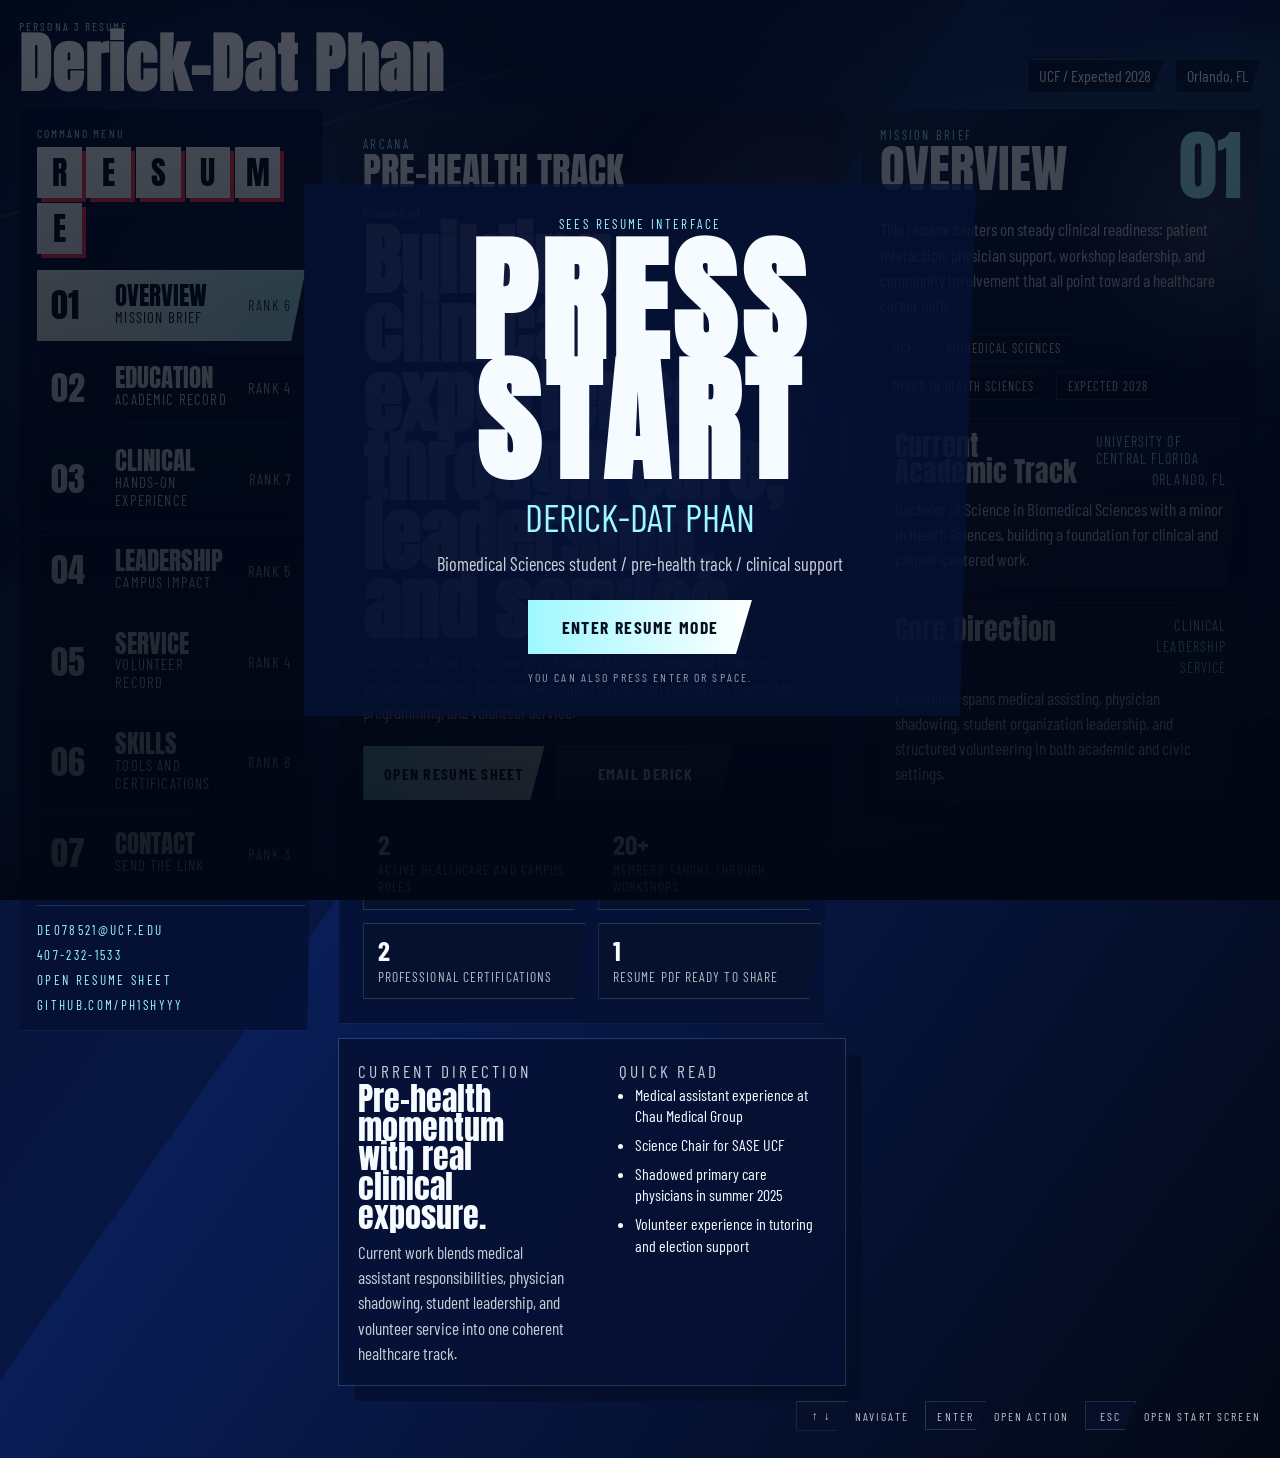
<file: index.html>
<!doctype html>
<html lang="en">
  <head>
    <meta charset="UTF-8" />
    <meta name="viewport" content="width=device-width, initial-scale=1.0" />
    <meta
      name="description"
      content="Persona-inspired interactive resume for Derick-Dat Phan, a Biomedical Sciences student at the University of Central Florida."
    />
    <title>Persona 3 Resume | Derick-Dat Phan</title>
    <link rel="preconnect" href="https://fonts.googleapis.com" />
    <link rel="preconnect" href="https://fonts.gstatic.com" crossorigin />
    <link
      href="https://fonts.googleapis.com/css2?family=Anton&family=Bebas+Neue&family=Barlow+Condensed:wght@400;500;600;700&display=swap"
      rel="stylesheet"
    />
    <link rel="stylesheet" href="./styles.css" />
  </head>
  <body>
    <div class="scanlines" aria-hidden="true"></div>
    <div class="background-aura" aria-hidden="true">
      <span class="aura aura-one"></span>
      <span class="aura aura-two"></span>
      <span class="aura aura-three"></span>
      <span class="diagonal diagonal-one"></span>
      <span class="diagonal diagonal-two"></span>
    </div>

    <div class="start-overlay" id="startOverlay" role="dialog" aria-label="Launch resume interface">
      <div class="start-card">
        <p class="start-system">SEES RESUME INTERFACE</p>
        <h1>PRESS START</h1>
        <p class="start-name">DERICK-DAT PHAN</p>
        <p class="start-subtitle">Biomedical Sciences student / pre-health track / clinical support</p>
        <button class="start-button" id="startButton" type="button">Enter Resume Mode</button>
        <p class="start-hint">You can also press Enter or Space.</p>
      </div>
    </div>

    <main class="app-shell" id="appShell">
      <header class="topbar">
        <div>
          <p class="topbar-kicker">Persona 3 Resume</p>
          <h1 class="topbar-title">Derick-Dat Phan</h1>
        </div>
        <div class="topbar-status">
          <span>UCF / Expected 2028</span>
          <span>Orlando, FL</span>
        </div>
      </header>

      <section class="layout">
        <aside class="menu-panel">
          <div class="menu-brand">
            <p class="menu-label">Command Menu</p>
            <div class="menu-wordmark" aria-label="Resume">
              <span>R</span>
              <span>E</span>
              <span>S</span>
              <span>U</span>
              <span>M</span>
              <span>E</span>
            </div>
          </div>

          <nav class="menu-list" id="menuList" aria-label="Resume sections"></nav>

          <div class="menu-footer">
            <a href="mailto:de078521@ucf.edu">de078521@ucf.edu</a>
            <a href="tel:+14072321533">407-232-1533</a>
            <a href="./resume.html">Open Resume Sheet</a>
            <a href="https://github.com/ph1shyyy" target="_blank" rel="noreferrer">github.com/ph1shyyy</a>
          </div>
        </aside>

        <section class="hero-panel">
          <div class="hero-card">
            <div class="hero-rank">
              <span class="hero-rank-label">Arcana</span>
              <strong id="heroRank">HEALTH SCIENCES</strong>
            </div>
            <p class="hero-eyebrow" id="heroEyebrow">Mission Brief</p>
            <h2 class="hero-title" id="heroTitle">Building clinical experience through care, leadership, and service.</h2>
            <p class="hero-copy" id="heroCopy">
              UCF Biomedical Sciences student with hands-on experience in patient intake, EKGs, specimen collection,
              pre-health workshops, and community service.
            </p>
            <div class="hero-actions">
              <a class="action action-primary" href="./resume.html">
                Open Resume Sheet
              </a>
              <a class="action action-secondary" href="mailto:de078521@ucf.edu">Email Derick</a>
            </div>
            <div class="stat-grid" id="statGrid" aria-label="Key stats"></div>
          </div>

          <div class="hero-side">
            <article class="signal-card">
              <p class="signal-label">Current Direction</p>
              <h3>Pre-health momentum with real clinical exposure.</h3>
              <p>
                Current work blends medical assistant responsibilities, physician shadowing, student leadership, and
                volunteer service into one coherent healthcare track.
              </p>
            </article>

            <article class="signal-card alternate">
              <p class="signal-label">Quick Read</p>
              <ul class="signal-list" id="quickFacts"></ul>
            </article>
          </div>
        </section>

        <section class="detail-panel">
          <div class="detail-frame">
            <div class="detail-heading">
              <div>
                <p class="detail-kicker" id="detailKicker">Selected Section</p>
                <h2 class="detail-title" id="detailTitle">Overview</h2>
              </div>
              <div class="detail-index" id="detailIndex">01</div>
            </div>

            <p class="detail-summary" id="detailSummary"></p>

            <div class="detail-tags" id="detailTags"></div>

            <div class="detail-list" id="detailList"></div>
          </div>
        </section>
      </section>

      <footer class="hud">
        <div class="hud-group">
          <span class="hud-key">↑ ↓</span>
          <span>Navigate</span>
        </div>
        <div class="hud-group">
          <span class="hud-key">Enter</span>
          <span>Open Action</span>
        </div>
        <div class="hud-group">
          <span class="hud-key">Esc</span>
          <span>Open Start Screen</span>
        </div>
      </footer>
    </main>

    <script src="./script.js"></script>
    <script src="./action-fix.js"></script>
  </body>
</html>
</file>
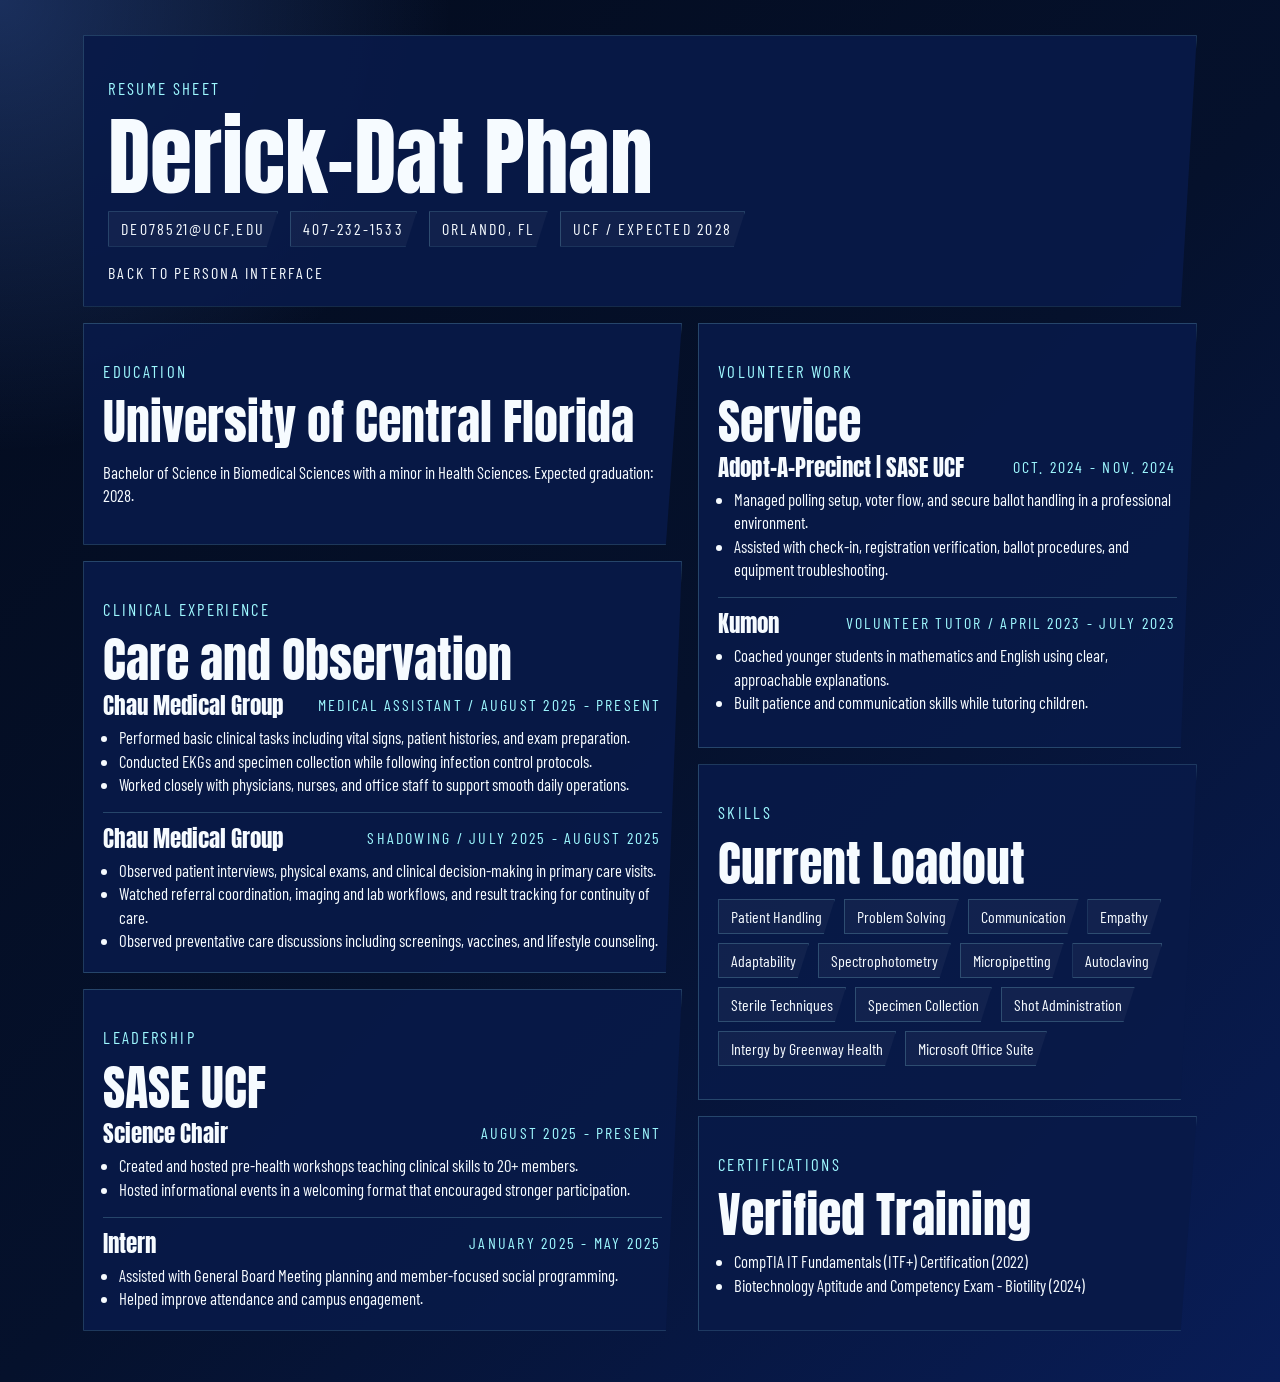
<file: resume.html>
<!doctype html>
<html lang="en">
  <head>
    <meta charset="UTF-8" />
    <meta name="viewport" content="width=device-width, initial-scale=1.0" />
    <title>Resume Sheet | Derick-Dat Phan</title>
    <link rel="preconnect" href="https://fonts.googleapis.com" />
    <link rel="preconnect" href="https://fonts.gstatic.com" crossorigin />
    <link
      href="https://fonts.googleapis.com/css2?family=Anton&family=Barlow+Condensed:wght@400;500;600;700&display=swap"
      rel="stylesheet"
    />
    <style>
      :root {
        --bg: #05112c;
        --panel: #0a1d4d;
        --line: rgba(158, 248, 255, 0.2);
        --cyan: #9ef8ff;
        --white: #f6fbff;
      }

      * {
        box-sizing: border-box;
      }

      body {
        margin: 0;
        min-width: 320px;
        color: var(--white);
        background:
          radial-gradient(circle at top left, rgba(86, 140, 255, 0.28), transparent 24%),
          linear-gradient(135deg, #030b1d 0%, var(--bg) 52%, #091d57 100%);
        font-family: "Barlow Condensed", sans-serif;
      }

      .sheet {
        width: min(72rem, calc(100% - 2rem));
        margin: 1rem auto 2rem;
        padding: 1.2rem;
      }

      .top,
      .block {
        background: rgba(8, 25, 72, 0.92);
        border: 1px solid var(--line);
        box-shadow: 12px 12px 0 rgba(0, 0, 0, 0.26);
        clip-path: polygon(0 0, 100% 0, calc(100% - 1rem) 100%, 0 100%);
      }

      .top {
        padding: 1.5rem;
        margin-bottom: 1rem;
      }

      .kicker,
      .meta,
      .item-meta,
      .back {
        letter-spacing: 0.14em;
        text-transform: uppercase;
      }

      .kicker,
      .item-meta {
        color: var(--cyan);
      }

      h1,
      h2,
      h3 {
        margin: 0;
        font-family: "Anton", sans-serif;
        font-weight: 400;
        line-height: 0.92;
      }

      h1 {
        margin-top: 0.35rem;
        font-size: clamp(3rem, 8vw, 5.4rem);
      }

      .meta {
        display: flex;
        flex-wrap: wrap;
        gap: 0.75rem;
        margin-top: 0.9rem;
      }

      .meta span,
      .pill {
        padding: 0.45rem 0.75rem;
        border: 1px solid var(--line);
        clip-path: polygon(0 0, 100% 0, calc(100% - 0.7rem) 100%, 0 100%);
        background: rgba(255, 255, 255, 0.04);
      }

      .grid {
        display: grid;
        gap: 1rem;
        grid-template-columns: 1.2fr 1fr;
      }

      .stack {
        display: grid;
        gap: 1rem;
      }

      .block {
        padding: 1.2rem;
      }

      .section-title {
        margin-top: 0.4rem;
        margin-bottom: 0.8rem;
        font-size: clamp(2rem, 5vw, 3rem);
      }

      .item + .item {
        margin-top: 0.95rem;
        padding-top: 0.95rem;
        border-top: 1px solid var(--line);
      }

      .item-header {
        display: flex;
        justify-content: space-between;
        gap: 1rem;
        align-items: start;
      }

      .item h3 {
        font-size: 1.45rem;
      }

      p,
      li {
        font-size: 1.05rem;
        line-height: 1.4;
      }

      ul {
        margin: 0.6rem 0 0;
        padding-left: 1rem;
      }

      .pill-row {
        display: flex;
        flex-wrap: wrap;
        gap: 0.55rem;
      }

      .back {
        display: inline-flex;
        margin-top: 1rem;
        color: var(--white);
        text-decoration: none;
      }

      @media (max-width: 900px) {
        .grid {
          grid-template-columns: 1fr;
        }

        .item-header {
          flex-direction: column;
        }
      }
    </style>
  </head>
  <body>
    <main class="sheet">
      <section class="top">
        <p class="kicker">Resume Sheet</p>
        <h1>Derick-Dat Phan</h1>
        <div class="meta">
          <span>de078521@ucf.edu</span>
          <span>407-232-1533</span>
          <span>Orlando, FL</span>
          <span>UCF / Expected 2028</span>
        </div>
        <a class="back" href="./index.html">Back to Persona Interface</a>
      </section>

      <section class="grid">
        <div class="stack">
          <article class="block">
            <p class="kicker">Education</p>
            <h2 class="section-title">University of Central Florida</h2>
            <p>Bachelor of Science in Biomedical Sciences with a minor in Health Sciences. Expected graduation: 2028.</p>
          </article>

          <article class="block">
            <p class="kicker">Clinical Experience</p>
            <h2 class="section-title">Care and Observation</h2>

            <div class="item">
              <div class="item-header">
                <h3>Chau Medical Group</h3>
                <span class="item-meta">Medical Assistant / August 2025 - Present</span>
              </div>
              <ul>
                <li>Performed basic clinical tasks including vital signs, patient histories, and exam preparation.</li>
                <li>Conducted EKGs and specimen collection while following infection control protocols.</li>
                <li>Worked closely with physicians, nurses, and office staff to support smooth daily operations.</li>
              </ul>
            </div>

            <div class="item">
              <div class="item-header">
                <h3>Chau Medical Group</h3>
                <span class="item-meta">Shadowing / July 2025 - August 2025</span>
              </div>
              <ul>
                <li>Observed patient interviews, physical exams, and clinical decision-making in primary care visits.</li>
                <li>Watched referral coordination, imaging and lab workflows, and result tracking for continuity of care.</li>
                <li>Observed preventative care discussions including screenings, vaccines, and lifestyle counseling.</li>
              </ul>
            </div>
          </article>

          <article class="block">
            <p class="kicker">Leadership</p>
            <h2 class="section-title">SASE UCF</h2>

            <div class="item">
              <div class="item-header">
                <h3>Science Chair</h3>
                <span class="item-meta">August 2025 - Present</span>
              </div>
              <ul>
                <li>Created and hosted pre-health workshops teaching clinical skills to 20+ members.</li>
                <li>Hosted informational events in a welcoming format that encouraged stronger participation.</li>
              </ul>
            </div>

            <div class="item">
              <div class="item-header">
                <h3>Intern</h3>
                <span class="item-meta">January 2025 - May 2025</span>
              </div>
              <ul>
                <li>Assisted with General Board Meeting planning and member-focused social programming.</li>
                <li>Helped improve attendance and campus engagement.</li>
              </ul>
            </div>
          </article>
        </div>

        <div class="stack">
          <article class="block">
            <p class="kicker">Volunteer Work</p>
            <h2 class="section-title">Service</h2>

            <div class="item">
              <div class="item-header">
                <h3>Adopt-A-Precinct | SASE UCF</h3>
                <span class="item-meta">Oct. 2024 - Nov. 2024</span>
              </div>
              <ul>
                <li>Managed polling setup, voter flow, and secure ballot handling in a professional environment.</li>
                <li>Assisted with check-in, registration verification, ballot procedures, and equipment troubleshooting.</li>
              </ul>
            </div>

            <div class="item">
              <div class="item-header">
                <h3>Kumon</h3>
                <span class="item-meta">Volunteer Tutor / April 2023 - July 2023</span>
              </div>
              <ul>
                <li>Coached younger students in mathematics and English using clear, approachable explanations.</li>
                <li>Built patience and communication skills while tutoring children.</li>
              </ul>
            </div>
          </article>

          <article class="block">
            <p class="kicker">Skills</p>
            <h2 class="section-title">Current Loadout</h2>
            <div class="pill-row">
              <span class="pill">Patient Handling</span>
              <span class="pill">Problem Solving</span>
              <span class="pill">Communication</span>
              <span class="pill">Empathy</span>
              <span class="pill">Adaptability</span>
              <span class="pill">Spectrophotometry</span>
              <span class="pill">Micropipetting</span>
              <span class="pill">Autoclaving</span>
              <span class="pill">Sterile Techniques</span>
              <span class="pill">Specimen Collection</span>
              <span class="pill">Shot Administration</span>
              <span class="pill">Intergy by Greenway Health</span>
              <span class="pill">Microsoft Office Suite</span>
            </div>
          </article>

          <article class="block">
            <p class="kicker">Certifications</p>
            <h2 class="section-title">Verified Training</h2>
            <ul>
              <li>CompTIA IT Fundamentals (ITF+) Certification (2022)</li>
              <li>Biotechnology Aptitude and Competency Exam - Biotility (2024)</li>
            </ul>
          </article>
        </div>
      </section>
    </main>
  </body>
</html>
</file>
<file: styles.css>
:root {
  --bg: #06112f;
  --bg-deep: #020817;
  --panel: rgba(6, 20, 62, 0.92);
  --panel-bright: rgba(11, 30, 89, 0.94);
  --cyan: #9ef8ff;
  --white: #f6fbff;
  --ink: #071020;
  --accent-red: #f43b53;
  --font-display: "Anton", "Bebas Neue", sans-serif;
  --font-condensed: "Barlow Condensed", sans-serif;
}

*,
*::before,
*::after {
  box-sizing: border-box;
}

html,
body {
  min-height: 100%;
}

body {
  margin: 0;
  min-width: 320px;
  color: var(--white);
  background:
    radial-gradient(circle at 20% 22%, rgba(72, 134, 255, 0.38), transparent 24%),
    radial-gradient(circle at 78% 18%, rgba(80, 215, 255, 0.18), transparent 22%),
    linear-gradient(125deg, #03102d 0%, #081742 42%, #091d57 42%, #030814 100%);
  font-family: var(--font-condensed);
  overflow-x: hidden;
}

button,
a {
  font: inherit;
}

a {
  color: inherit;
  text-decoration: none;
}

.scanlines,
.background-aura,
.background-aura > * {
  position: fixed;
  inset: 0;
  pointer-events: none;
}

.scanlines {
  z-index: 1;
  opacity: 0.2;
  background-image: repeating-linear-gradient(
    180deg,
    transparent 0 4px,
    rgba(255, 255, 255, 0.06) 4px 5px
  );
  mix-blend-mode: screen;
}

.background-aura {
  z-index: 0;
  overflow: hidden;
}

.aura {
  display: block;
  filter: blur(18px);
  border-radius: 999px;
  opacity: 0.8;
}

.aura-one {
  inset: auto auto 8% -10%;
  width: 36rem;
  height: 18rem;
  background: linear-gradient(90deg, rgba(82, 151, 255, 0.42), transparent);
  transform: rotate(-18deg);
}

.aura-two {
  inset: 8% -10% auto auto;
  width: 38rem;
  height: 20rem;
  background: linear-gradient(90deg, transparent, rgba(98, 240, 255, 0.18));
  transform: rotate(-16deg);
}

.aura-three {
  inset: auto 12% 16% auto;
  width: 24rem;
  height: 24rem;
  background: radial-gradient(circle, rgba(255, 255, 255, 0.16), transparent 58%);
}

.diagonal {
  display: block;
  background: linear-gradient(90deg, transparent, rgba(255, 255, 255, 0.16), transparent);
}

.diagonal-one {
  inset: 18% auto auto -18%;
  width: 65vw;
  height: 3px;
  transform: rotate(-16deg);
}

.diagonal-two {
  inset: auto -18% 17% auto;
  width: 56vw;
  height: 2px;
  transform: rotate(-16deg);
}

.start-overlay {
  position: fixed;
  inset: 0;
  z-index: 30;
  display: grid;
  place-items: center;
  padding: 1.5rem;
  background:
    radial-gradient(circle at center, rgba(22, 54, 145, 0.54), transparent 34%),
    linear-gradient(180deg, rgba(1, 6, 18, 0.7), rgba(1, 6, 18, 0.92));
  transition: opacity 320ms ease, visibility 320ms ease;
}

.start-overlay.is-hidden {
  opacity: 0;
  visibility: hidden;
}

.start-card,
.menu-panel,
.hero-card,
.hero-side,
.detail-frame {
  position: relative;
  background: rgba(5, 16, 50, 0.82);
  box-shadow:
    0 0 0 1px rgba(158, 248, 255, 0.18),
    16px 16px 0 rgba(3, 10, 31, 0.44);
}

.start-card,
.menu-panel,
.detail-frame {
  clip-path: polygon(0 0, 100% 0, calc(100% - 1rem) 100%, 0 100%);
}

.start-card {
  width: min(42rem, 100%);
  padding: 2rem;
  text-align: center;
}

.start-system,
.topbar-kicker,
.menu-label,
.detail-kicker,
.signal-label,
.hud-group,
.menu-footer a,
.start-hint {
  letter-spacing: 0.18em;
  text-transform: uppercase;
}

.start-system {
  margin: 0 0 0.65rem;
  font-size: 0.82rem;
  color: var(--cyan);
}

.start-card h1 {
  margin: 0;
  font-family: var(--font-display);
  font-size: clamp(4rem, 14vw, 8.5rem);
  line-height: 0.88;
  letter-spacing: 0.04em;
}

.start-name {
  margin: 0.75rem 0 0;
  font-size: clamp(1.4rem, 4vw, 2.4rem);
  color: var(--cyan);
}

.start-subtitle {
  max-width: 28rem;
  margin: 0.8rem auto 1.4rem;
  font-size: 1.15rem;
  line-height: 1.35;
  color: rgba(246, 251, 255, 0.82);
}

.start-button,
.action {
  display: inline-flex;
  align-items: center;
  justify-content: center;
  min-height: 3.4rem;
  padding: 0.9rem 1.3rem;
  border: 0;
  cursor: pointer;
  transition: transform 180ms ease, filter 180ms ease;
}

.start-button {
  min-width: 14rem;
  color: var(--ink);
  background: linear-gradient(90deg, var(--cyan), #ffffff);
  clip-path: polygon(0 0, 100% 0, calc(100% - 1rem) 100%, 0 100%);
  font-size: 1.1rem;
  font-weight: 700;
  text-transform: uppercase;
  letter-spacing: 0.08em;
}

.start-button:hover,
.start-button:focus-visible,
.action:hover,
.action:focus-visible,
.menu-item:hover,
.menu-item:focus-visible {
  transform: translate(-4px, -4px);
  filter: brightness(1.06);
}

.start-hint {
  margin: 1rem 0 0;
  font-size: 0.74rem;
  color: rgba(246, 251, 255, 0.6);
}

.app-shell {
  position: relative;
  z-index: 2;
  display: grid;
  min-height: 100vh;
  padding: 1.2rem;
  gap: 1rem;
}

.topbar {
  display: flex;
  align-items: end;
  justify-content: space-between;
  gap: 1rem;
}

.topbar-kicker {
  margin: 0 0 0.2rem;
  font-size: 0.72rem;
  color: var(--cyan);
}

.topbar-title {
  margin: 0;
  font-family: var(--font-display);
  font-size: clamp(2.8rem, 5vw, 4.8rem);
  line-height: 0.88;
  letter-spacing: 0.02em;
}

.topbar-status {
  display: flex;
  flex-wrap: wrap;
  gap: 0.7rem;
}

.topbar-status span,
.detail-tags span,
.stat-pill,
.hud-key {
  padding: 0.4rem 0.72rem;
  background: rgba(7, 17, 44, 0.72);
  clip-path: polygon(0 0, 100% 0, calc(100% - 0.7rem) 100%, 0 100%);
  border: 1px solid rgba(158, 248, 255, 0.18);
}

.layout {
  display: grid;
  grid-template-columns: minmax(15rem, 19rem) minmax(0, 1fr) minmax(18rem, 25rem);
  gap: 1rem;
  align-items: start;
}

.menu-panel {
  padding: 1.1rem;
}

.menu-brand {
  margin-bottom: 1rem;
}

.menu-label {
  margin: 0 0 0.4rem;
  font-size: 0.72rem;
  color: var(--cyan);
}

.menu-wordmark {
  display: flex;
  flex-wrap: wrap;
  gap: 0.3rem;
}

.menu-wordmark span {
  display: inline-flex;
  align-items: center;
  justify-content: center;
  min-width: 2.8rem;
  min-height: 3.2rem;
  font-family: var(--font-display);
  font-size: 2rem;
  color: var(--ink);
  background: var(--white);
  box-shadow: 4px 4px 0 var(--accent-red);
}

.menu-list {
  display: grid;
  gap: 0.7rem;
}

.menu-item {
  position: relative;
  width: 100%;
  display: grid;
  grid-template-columns: 3.2rem 1fr auto;
  gap: 0.8rem;
  align-items: center;
  padding: 0.95rem 0.9rem;
  color: var(--white);
  background: rgba(6, 16, 46, 0.88);
  border: 0;
  clip-path: polygon(0 0, 100% 0, calc(100% - 0.9rem) 100%, 0 100%);
  cursor: pointer;
  box-shadow: inset 0 0 0 1px rgba(158, 248, 255, 0.12);
  text-align: left;
}

.menu-item.is-active {
  color: var(--ink);
  background: linear-gradient(90deg, #ffffff 0%, #b0f9ff 100%);
  box-shadow:
    inset 0 0 0 1px rgba(255, 255, 255, 0.72),
    10px 10px 0 rgba(244, 59, 83, 0.58);
}

.menu-item-index,
.detail-index {
  font-family: var(--font-display);
  line-height: 1;
}

.menu-item-index {
  font-size: 2.15rem;
}

.menu-item-copy strong,
.detail-title,
.signal-card h3,
.detail-entry h3,
.hero-rank strong {
  font-family: var(--font-display);
  font-weight: 400;
}

.menu-item-copy {
  display: grid;
}

.menu-item-copy strong {
  font-size: 1.55rem;
  line-height: 0.92;
}

.menu-item-copy small,
.menu-item-rank {
  font-size: 0.92rem;
  letter-spacing: 0.08em;
  text-transform: uppercase;
}

.menu-item-rank {
  opacity: 0.78;
}

.menu-footer {
  display: grid;
  gap: 0.55rem;
  margin-top: 1rem;
  padding-top: 1rem;
  border-top: 1px solid rgba(158, 248, 255, 0.14);
}

.menu-footer a {
  color: var(--cyan);
  font-size: 0.82rem;
}

.hero-panel {
  display: grid;
  gap: 1rem;
}

.hero-card {
  min-height: 30rem;
  padding: 1.5rem;
  overflow: hidden;
  clip-path: polygon(0 0, 100% 0, calc(100% - 1.4rem) 100%, 0 100%);
}

.hero-card::before,
.detail-frame::before {
  content: "";
  position: absolute;
  inset: 0;
  background:
    linear-gradient(135deg, rgba(158, 248, 255, 0.1), transparent 24%),
    radial-gradient(circle at 88% 16%, rgba(255, 255, 255, 0.16), transparent 22%);
  pointer-events: none;
}

.hero-rank {
  display: inline-grid;
  gap: 0.15rem;
  margin-bottom: 1.1rem;
}

.hero-rank-label {
  font-size: 0.8rem;
  letter-spacing: 0.18em;
  text-transform: uppercase;
  color: var(--cyan);
}

.hero-rank strong {
  font-size: clamp(1.9rem, 3vw, 3rem);
  line-height: 0.9;
}

.hero-eyebrow,
.detail-kicker {
  margin: 0;
  font-size: 0.78rem;
  color: var(--cyan);
}

.hero-title {
  max-width: 12ch;
  margin: 0.35rem 0 0.6rem;
  font-family: var(--font-display);
  font-size: clamp(3rem, 6vw, 5.8rem);
  line-height: 0.9;
}

.hero-copy,
.detail-summary,
.signal-card p,
.detail-entry p,
.detail-entry li {
  font-size: 1.08rem;
  line-height: 1.45;
}

.hero-copy {
  max-width: 54ch;
  margin: 0;
  color: rgba(246, 251, 255, 0.88);
}

.hero-actions {
  display: flex;
  flex-wrap: wrap;
  gap: 0.8rem;
  margin: 1.3rem 0 1rem;
}

.action {
  min-width: 11rem;
  clip-path: polygon(0 0, 100% 0, calc(100% - 0.9rem) 100%, 0 100%);
  font-size: 1rem;
  font-weight: 700;
  text-transform: uppercase;
  letter-spacing: 0.08em;
}

.action-primary {
  color: var(--ink);
  background: linear-gradient(90deg, var(--cyan), #ffffff);
}

.action-secondary {
  color: var(--white);
  background: rgba(255, 255, 255, 0.08);
  box-shadow: inset 0 0 0 1px rgba(158, 248, 255, 0.18);
}

.stat-grid {
  display: grid;
  grid-template-columns: repeat(2, minmax(0, 1fr));
  gap: 0.8rem;
}

.stat-pill {
  display: grid;
  gap: 0.2rem;
  padding: 0.85rem;
}

.stat-pill strong {
  font-size: 1.7rem;
  line-height: 1;
}

.stat-pill span {
  font-size: 0.85rem;
  text-transform: uppercase;
  letter-spacing: 0.08em;
  color: rgba(246, 251, 255, 0.72);
}

.hero-side {
  display: grid;
  grid-template-columns: repeat(2, minmax(0, 1fr));
  gap: 1rem;
}

.signal-card {
  padding: 1.2rem;
  min-height: 12rem;
  clip-path: polygon(0 0, 100% 0, calc(100% - 1rem) 100%, 0 100%);
}

.signal-card h3 {
  margin: 0 0 0.6rem;
  font-size: 2rem;
  line-height: 0.92;
}

.signal-card p {
  margin: 0;
  color: rgba(246, 251, 255, 0.8);
}

.signal-list {
  margin: 0;
  padding-left: 1rem;
  display: grid;
  gap: 0.45rem;
}

.signal-list li {
  font-size: 1rem;
  line-height: 1.35;
}

.detail-frame {
  min-height: 100%;
  padding: 1.2rem;
}

.detail-heading {
  display: flex;
  align-items: start;
  justify-content: space-between;
  gap: 1rem;
  margin-bottom: 0.8rem;
}

.detail-title {
  margin: 0.2rem 0 0;
  font-size: clamp(2.1rem, 4vw, 3.6rem);
  line-height: 0.92;
}

.detail-index {
  font-size: clamp(3rem, 6vw, 5rem);
  color: var(--cyan);
}

.detail-summary {
  margin: 0;
  color: rgba(246, 251, 255, 0.86);
}

.detail-tags {
  display: flex;
  flex-wrap: wrap;
  gap: 0.55rem;
  margin: 1rem 0 1.1rem;
}

.detail-tags span {
  font-size: 0.78rem;
  letter-spacing: 0.08em;
  text-transform: uppercase;
}

.detail-list {
  display: grid;
  gap: 0.9rem;
}

.detail-entry {
  padding: 0.95rem;
  background: rgba(255, 255, 255, 0.04);
  clip-path: polygon(0 0, 100% 0, calc(100% - 0.85rem) 100%, 0 100%);
  box-shadow: inset 0 0 0 1px rgba(158, 248, 255, 0.12);
}

.detail-entry-header {
  display: flex;
  align-items: start;
  justify-content: space-between;
  gap: 1rem;
}

.detail-entry h3 {
  margin: 0;
  font-size: 1.75rem;
  line-height: 0.92;
}

.detail-entry-meta {
  display: flex;
  flex-direction: column;
  align-items: end;
  gap: 0.25rem;
  font-size: 0.88rem;
  text-transform: uppercase;
  letter-spacing: 0.08em;
  color: var(--cyan);
}

.detail-entry p {
  margin: 0.6rem 0 0;
}

.detail-entry ul {
  margin: 0.7rem 0 0;
  padding-left: 1rem;
  display: grid;
  gap: 0.45rem;
}

.hud {
  display: flex;
  flex-wrap: wrap;
  gap: 1rem;
  justify-content: end;
  padding-bottom: 0.5rem;
}

.hud-group {
  display: inline-flex;
  align-items: center;
  gap: 0.45rem;
  font-size: 0.74rem;
  color: rgba(246, 251, 255, 0.76);
}

.hud-key {
  display: inline-flex;
  align-items: center;
  justify-content: center;
  min-width: 3.2rem;
}

@media (max-width: 1180px) {
  .layout {
    grid-template-columns: 1fr;
  }

  .hero-side {
    grid-template-columns: 1fr;
  }
}

@media (max-width: 760px) {
  .app-shell {
    padding: 0.9rem;
  }

  .topbar {
    flex-direction: column;
    align-items: start;
  }

  .menu-item {
    grid-template-columns: 2.8rem 1fr;
  }

  .menu-item-rank {
    display: none;
  }

  .hero-title {
    max-width: 100%;
    font-size: clamp(2.5rem, 12vw, 4rem);
  }

  .detail-entry-header {
    flex-direction: column;
  }

  .detail-entry-meta {
    align-items: start;
  }

  .hud {
    justify-content: start;
  }
}
</file>
